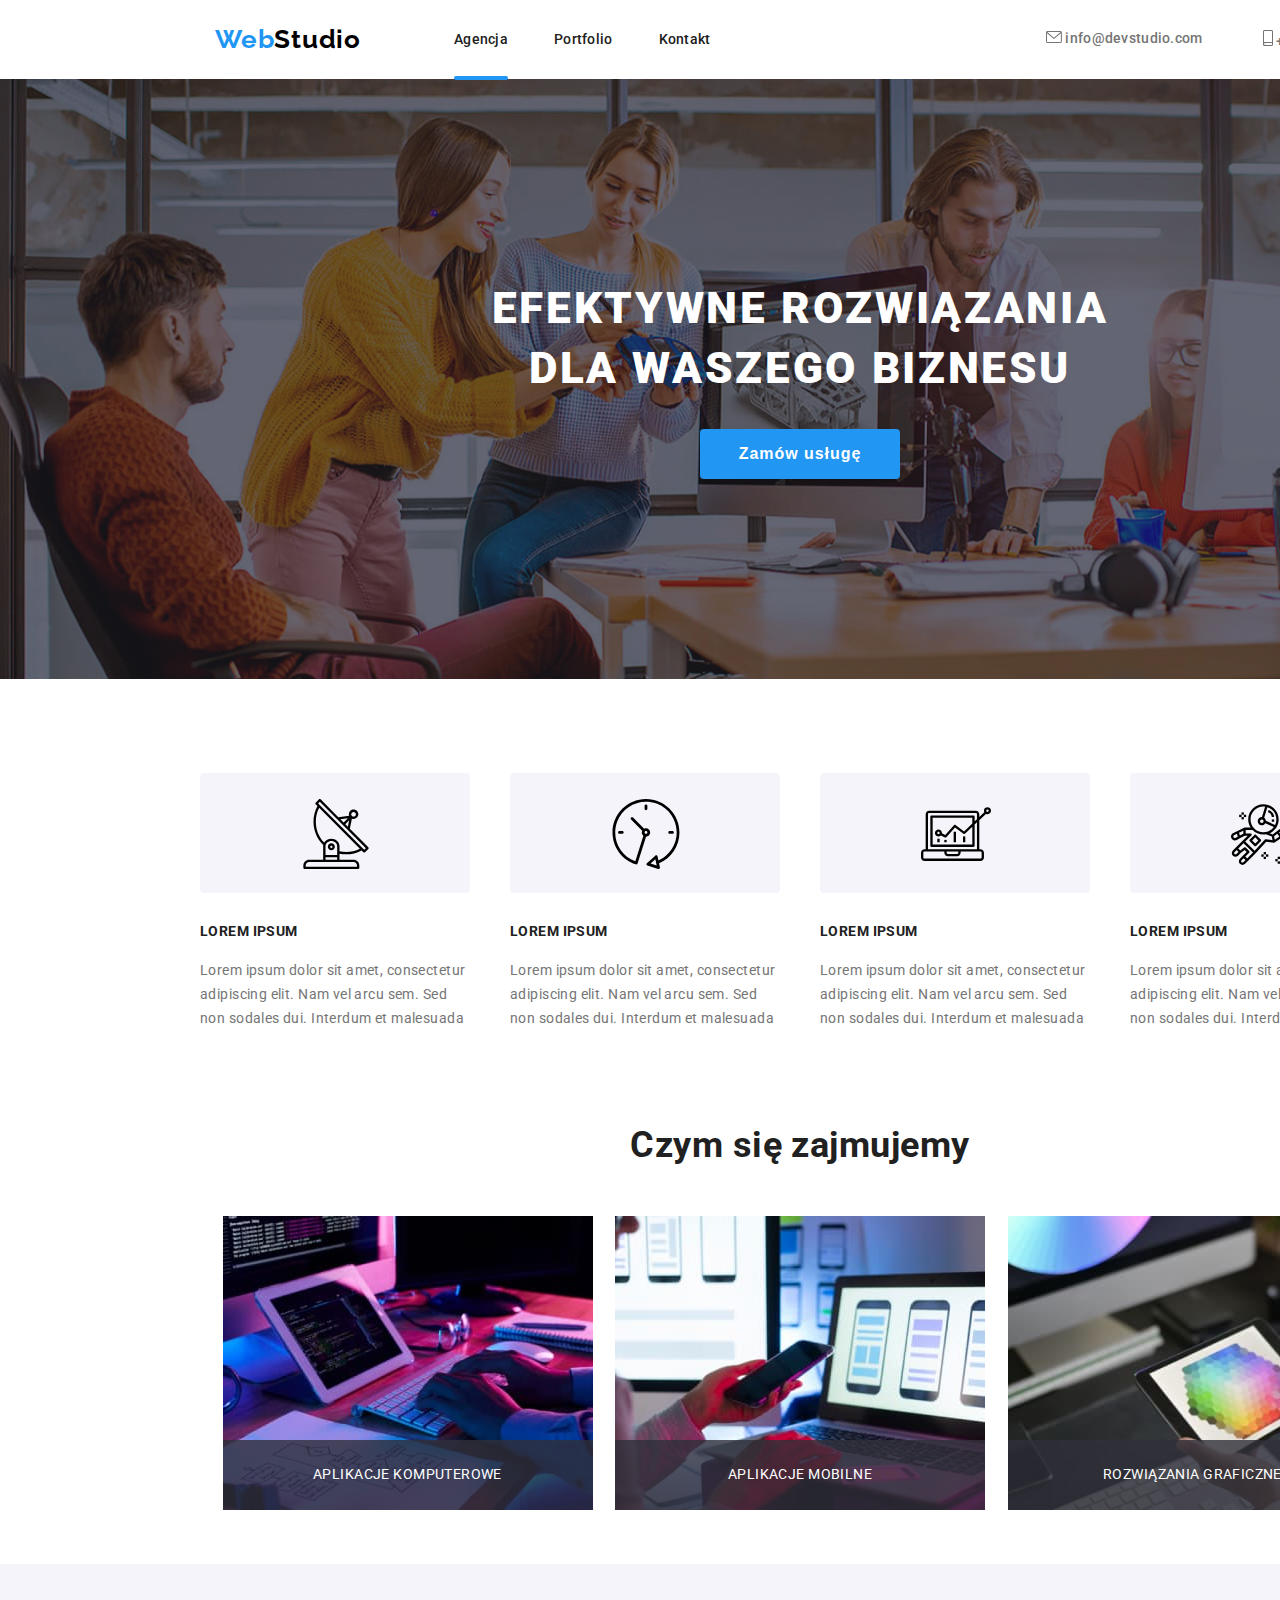
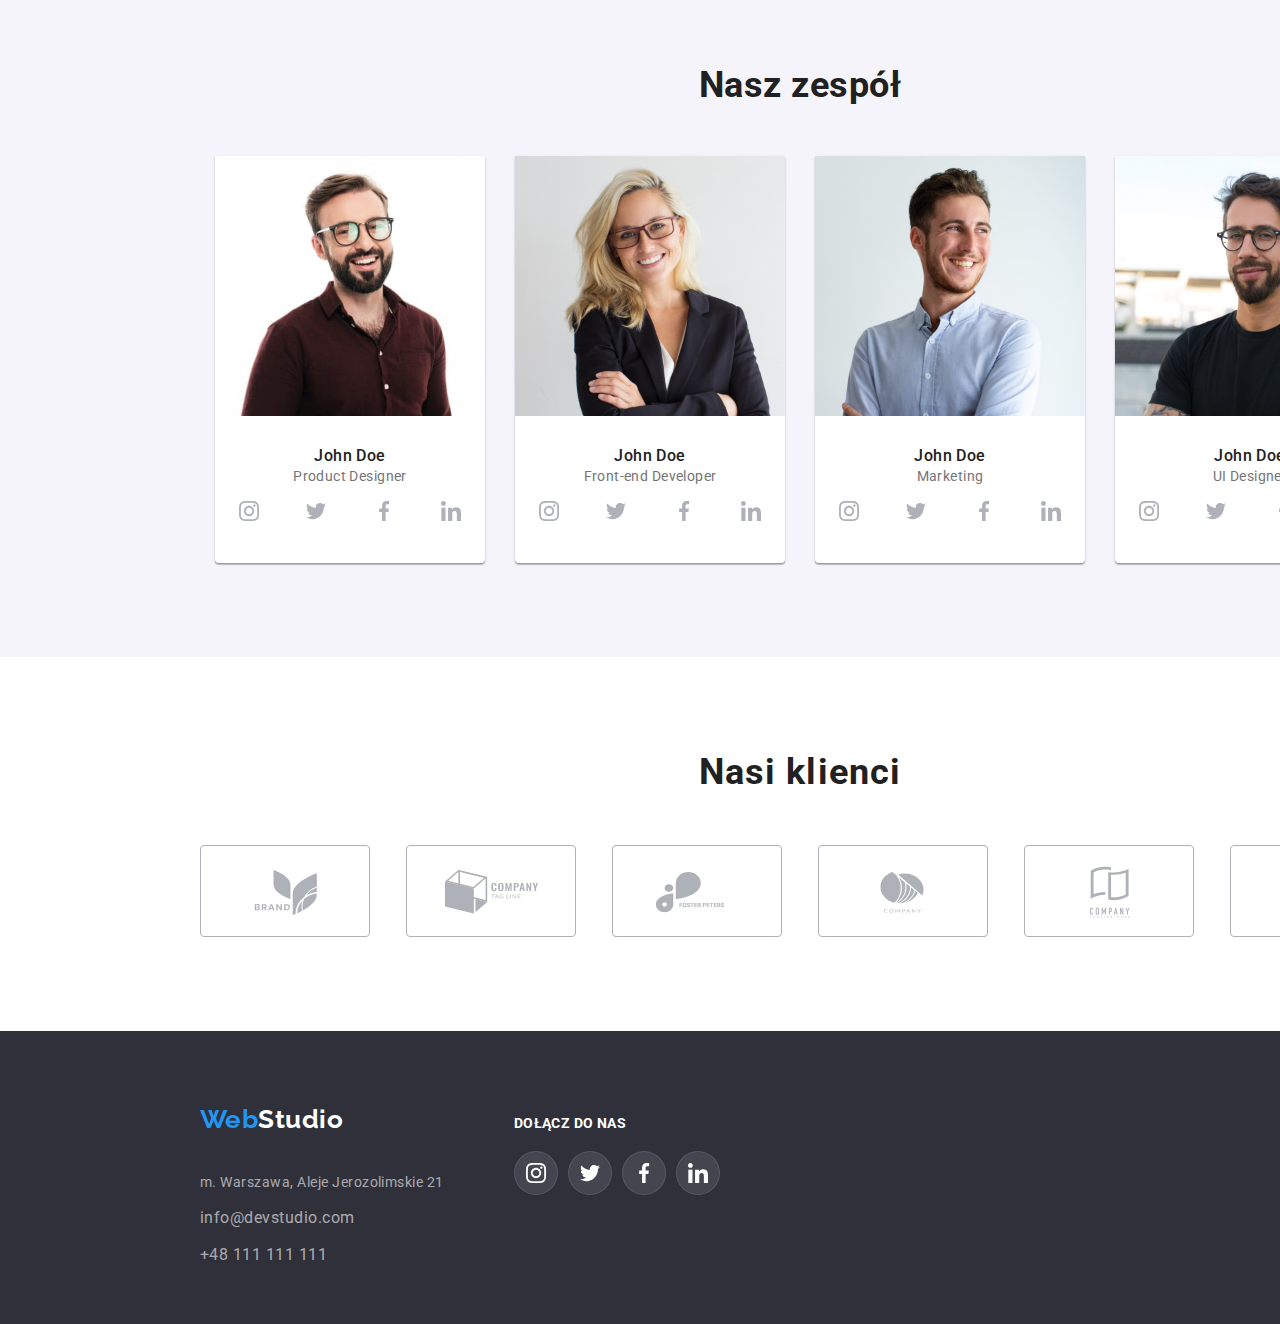
<file: index.html>
<!DOCTYPE html>
<html lang="pl">
  <head>
    <title>Studio</title>
    <link rel="preconnect" href="https://fonts.googleapis.com" />
    <link rel="preconnect" href="https://fonts.gstatic.com" crossorigin />
    <link
      href="https://fonts.googleapis.com/css2?family=Raleway:wght@700&family=Roboto:wght@400;500;700;900&display=swap"
      rel="stylesheet"
    />
    <link
      rel="stylesheet"
      href="https://cdnjs.cloudflare.com/ajax/libs/modern-normalize/2.0.0/modern-normalize.min.css"
      integrity="sha512-4xo8blKMVCiXpTaLzQSLSw3KFOVPWhm/TRtuPVc4WG6kUgjH6J03IBuG7JZPkcWMxJ5huwaBpOpnwYElP/m6wg=="
      crossorigin="anonymous"
      referrerpolicy="no-referrer"
    />
    <link rel="stylesheet" href="css/styles.css" />

    <style>
      body {
        font-family: "Roboto", sans-serif;
        color: #212121;
        background: #ffffff;
      }
    </style>
  </head>

  <body>
    <header>
      <div class="container">
        <nav class="navi">
          <ul class="navi-list-first">
            <li class="webstudio">
              <a class="header-title" href="#">
                <span class="header-title-web">Web</span>Studio</a
              >
            </li>
            <li class="agencja">
              <a class="agencja2 underline" href="#">Agencja</a>
            </li>
            <li class="porfolio"><a href="./portfolio.html">Portfolio</a></li>
            <li class="portfolio-contact"><a href="#">Kontakt</a></li>
          </ul>
          <ul class="navi-list-second">
            <li class="contact-data-mail">
              <a class="link-mail-top" href="mailto:info@devstudio.com">
                <svg class="envelope-smartphone" width="16" height="12">
                  <use href="images/icons.svg#icon-envelope"></use>
                </svg>
                info@devstudio.com
              </a>
            </li>
            <li class="contact-data-phone-number">
              <a class="link-phone-top" href="tel:+48111111111">
                <svg class="envelope-smartphone" width="10" height="16">
                  <use href="images/icons.svg#icon-smartphone"></use>
                </svg>
                +48 111 111 111
              </a>
            </li>
          </ul>
        </nav>
      </div>
    </header>

    <main>
      <section class="header-place">
        <h1 class="header-title-main-page">
          EFEKTYWNE ROZWIĄZANIA DLA WASZEGO BIZNESU
        </h1>
        <button class="button" type="button" data-modal-open>
          Zamów usługę
        </button>
      </section>

      <section class="section-main">
        <div class="container">
          <ul class="paragraph-list">
            <li class="paragraph-item">
              <svg class="paragraph-icon" width="70" height="70">
                <use href="./images/icons.svg#icon-antenna"></use>
              </svg>
            </li>
            <li class="paragraph-item">
              <svg class="paragraph-icon" width="70" height="70">
                <use href="./images/icons.svg#icon-clock"></use>
              </svg>
            </li>
            <li class="paragraph-item">
              <svg class="paragraph-icon" width="70" height="70">
                <use href="./images/icons.svg#icon-diagram"></use>
              </svg>
            </li>
            <li class="paragraph-item">
              <svg class="paragraph-icon" width="70" height="70">
                <use href="./images/icons.svg#icon-astronaut"></use>
              </svg>
            </li>
          </ul>

          <ul class="paragraph-description">
            <li>
              <h3 class="paragraph-title">LOREM IPSUM</h3>
              <p class="paragraph-content">
                Lorem ipsum dolor sit amet, consectetur adipiscing elit. Nam vel
                arcu sem. Sed non sodales dui. Interdum et malesuada
              </p>
            </li>

            <li>
              <h3 class="paragraph-title">LOREM IPSUM</h3>
              <p class="paragraph-content">
                Lorem ipsum dolor sit amet, consectetur adipiscing elit. Nam vel
                arcu sem. Sed non sodales dui. Interdum et malesuada
              </p>
            </li>

            <li>
              <h3 class="paragraph-title">LOREM IPSUM</h3>
              <p class="paragraph-content">
                Lorem ipsum dolor sit amet, consectetur adipiscing elit. Nam vel
                arcu sem. Sed non sodales dui. Interdum et malesuada
              </p>
            </li>

            <li>
              <h3 class="paragraph-title">LOREM IPSUM</h3>
              <p class="paragraph-content">
                Lorem ipsum dolor sit amet, consectetur adipiscing elit. Nam vel
                arcu sem. Sed non sodales dui. Interdum et malesuada
              </p>
            </li>
          </ul>
        </div>
      </section>

      <div class="our-goals">
        <div class="container">
          <h2 class="goals-title">Czym się zajmujemy</h2>
          <ul class="goals-list">
            <li class="goals-item">
              <img
                src="./images/img1.jpg"
                alt="close-up-image-programer-working-his-desk-office_1098-18707"
                width="370"
                height="294"
              />
              <p class="goals-description">Aplikacje komputerowe</p>
            </li>
            <li class="goals-item">
              <img
                src="./images/img2.jpg"
                alt="web-ui-designers-are-developing-application-smartphones-team-creators-is-working-interface-mobile-phones_8119-2713"
                width="370"
                height="294"
              />
              <p class="goals-description">Aplikacje mobilne</p>
            </li>
            <li class="goals-item">
              <img
                src="./images/img3.jpg"
                alt="creative-artist-web-design-with-working-colour-selection-graphic-tablet_35674-1119"
                width="370"
                height="294"
              />
              <p class="goals-description">Rozwiązania graficzne</p>
            </li>
          </ul>
        </div>
      </div>

      <div class="our-team">
        <div class="container">
          <h2 class="section-title">Nasz zespół</h2>
          <ul class="team-list">
            <li class="team-list-photos">
              <figure class="team-members">
                <img
                  class="team-list-photos-item"
                  src="./images/img4.jpg"
                  alt="Uśmiechnięty Product Designer w koszuli bordo"
                  width="270"
                  height="260"
                />
                <figcaption class="team-member-names">John Doe</figcaption>
                <p class="paragraph-content">Product Designer</p>
                <ul class="teamcard-icons-list">
                  <li class="teamcard-icon-item">
                    <svg class="icon-teamcard" width="20" height="20">
                      <use href="images/icons.svg#icon-instagram"></use>
                    </svg>
                  </li>
                  <li class="teamcard-icon-item">
                    <svg class="icon-teamcard" width="20" height="20">
                      <use href="images/icons.svg#icon-twitter"></use>
                    </svg>
                  </li>
                  <li class="teamcard-icon-item">
                    <svg class="icon-teamcard" width="20" height="20">
                      <use href="images/icons.svg#icon-facebook"></use>
                    </svg>
                  </li>
                  <li class="teamcard-icon-item">
                    <svg class="icon-teamcard" width="20" height="20">
                      <use href="images/icons.svg#icon-linkedin"></use>
                    </svg>
                  </li>
                </ul>
              </figure>
            </li>
            <li class="team-list-photos">
              <figure class="team-members">
                <img
                  class="team-list-photos-item"
                  src="./images/img5.jpg"
                  alt="Uśmiechnięta Front-End Developerka w okularach i czarnej marynarce"
                  width="270"
                  height="260"
                />
                <figcaption class="team-member-names">John Doe</figcaption>
                <p class="paragraph-content">Front-end Developer</p>
                <ul class="teamcard-icons-list">
                  <li class="teamcard-icon-item">
                    <svg class="icon-teamcard" width="20" height="20">
                      <use href="images/icons.svg#icon-instagram"></use>
                    </svg>
                  </li>
                  <li class="teamcard-icon-item">
                    <svg class="icon-teamcard" width="20" height="20">
                      <use href="images/icons.svg#icon-twitter"></use>
                    </svg>
                  </li>
                  <li class="teamcard-icon-item">
                    <svg class="icon-teamcard" width="20" height="20">
                      <use href="images/icons.svg#icon-facebook"></use>
                    </svg>
                  </li>
                  <li class="teamcard-icon-item">
                    <svg class="icon-teamcard" width="20" height="20">
                      <use href="images/icons.svg#icon-linkedin"></use>
                    </svg>
                  </li>
                </ul>
              </figure>
            </li>
            <li class="team-list-photos">
              <figure class="team-members">
                <img
                  class="team-list-photos-item"
                  src="./images/img6.jpg"
                  alt="Uśmiechnięty marketer w niebieskiej koszuli"
                  width="270"
                  height="260"
                />
                <figcaption class="team-member-names">John Doe</figcaption>
                <p class="paragraph-content">Marketing</p>
                <ul class="teamcard-icons-list">
                  <li class="teamcard-icon-item">
                    <svg class="icon-teamcard" width="20" height="20">
                      <use href="images/icons.svg#icon-instagram"></use>
                    </svg>
                  </li>
                  <li class="teamcard-icon-item">
                    <svg class="icon-teamcard" width="20" height="20">
                      <use href="images/icons.svg#icon-twitter"></use>
                    </svg>
                  </li>
                  <li class="teamcard-icon-item">
                    <svg class="icon-teamcard" width="20" height="20">
                      <use href="images/icons.svg#icon-facebook"></use>
                    </svg>
                  </li>
                  <li class="teamcard-icon-item">
                    <svg class="icon-teamcard" width="20" height="20">
                      <use href="images/icons.svg#icon-linkedin"></use>
                    </svg>
                  </li>
                </ul>
              </figure>
            </li>
            <li class="team-list-photos">
              <figure class="team-members">
                <img
                  class="team-list-photos-item"
                  src="./images/img7.jpg"
                  alt="Uśmiechnięty UI Designer w czarnym T-shircie"
                  width="270"
                  height="260"
                />
                <figcaption class="team-member-names">John Doe</figcaption>
                <p class="paragraph-content">UI Designer</p>
                <ul class="teamcard-icons-list">
                  <li class="teamcard-icon-item">
                    <svg class="icon-teamcard" width="20" height="20">
                      <use href="images/icons.svg#icon-instagram"></use>
                    </svg>
                  </li>
                  <li class="teamcard-icon-item">
                    <svg class="icon-teamcard" width="20" height="20">
                      <use href="images/icons.svg#icon-twitter"></use>
                    </svg>
                  </li>
                  <li class="teamcard-icon-item">
                    <svg class="icon-teamcard" width="20" height="20">
                      <use href="images/icons.svg#icon-facebook"></use>
                    </svg>
                  </li>
                  <li class="teamcard-icon-item">
                    <svg class="icon-teamcard" width="20" height="20">
                      <use href="images/icons.svg#icon-linkedin"></use>
                    </svg>
                  </li>
                </ul>
              </figure>
            </li>
          </ul>
        </div>
      </div>
    </main>

    <div class="our-clients">
      <div class="container">
        <h2 class="section-title">Nasi klienci</h2>
        <ul class="logos-client-list">
          <li class="client-logo-item">
            <svg class="logo-client" width="106" height="60.04">
              <use href="./images/icons.svg#icon-Logo-1"></use>
            </svg>
          </li>
          <li class="client-logo-item">
            <svg class="logo-client" width="106" height="60.04">
              <use href="./images/icons.svg#icon-Logo-2"></use>
            </svg>
          </li>
          <li class="client-logo-item">
            <svg class="logo-client" width="106" height="60.04">
              <use href="./images/icons.svg#icon-Logo-3"></use>
            </svg>
          </li>
          <li class="client-logo-item">
            <svg class="logo-client" width="106" height="60.04">
              <use href="./images/icons.svg#icon-Logo-4"></use>
            </svg>
          </li>
          <li class="client-logo-item">
            <svg class="logo-client" width="106" height="60.04">
              <use href="./images/icons.svg#icon-Logo-5"></use>
            </svg>
          </li>
          <li class="client-logo-item">
            <svg class="logo-client" width="106" height="60.04">
              <use href="./images/icons.svg#icon-Logo-6"></use>
            </svg>
          </li>
        </ul>
      </div>
    </div>

    <footer class="footer-bottom">
      <div class="container">
        <div class="footer-flex">
          <div class="footer-style">
            <p class="header-title-footer">
              <span class="header-title-web">Web</span>Studio
            </p>
            <address class="address">
              m. Warszawa, Aleje Jerozolimskie 21
            </address>
            <a class="contact-links-mail" href="mailto:info@devstudio.com"
              >info@devstudio.com</a
            >
            <a class="contact-links-phone" href="tel+48111111111"
              >+48 111 111 111</a
            >
          </div>
          <div class="">
            <p class="join-us">Dołącz do nas</p>
            <ul class="footer-icon-list">
              <li class="footer-icon-item">
                <svg class="footer-icon" width="20" height="20">
                  <use href="images/icons.svg#icon-instagram"></use>
                </svg>
              </li>
              <li class="footer-icon-item">
                <svg class="footer-icon" width="20" height="20">
                  <use href="images/icons.svg#icon-twitter"></use>
                </svg>
              </li>
              <li class="footer-icon-item">
                <svg class="footer-icon" width="20" height="20">
                  <use href="images/icons.svg#icon-facebook"></use>
                </svg>
              </li>
              <li class="footer-icon-item">
                <svg class="footer-icon" width="20" height="20">
                  <use href="images/icons.svg#icon-linkedin"></use>
                </svg>
              </li>
            </ul>
          </div>
        </div>
      </div>
    </footer>
    <div class="backdrop is-hidden" data-modal>
      <div class="modal">
        <button class="buton-modal" data-modal-close><b>X</b></button>
      </div>
      <script src="./js/modal.js"></script>
    </div>
  </body>
</html>
</file>
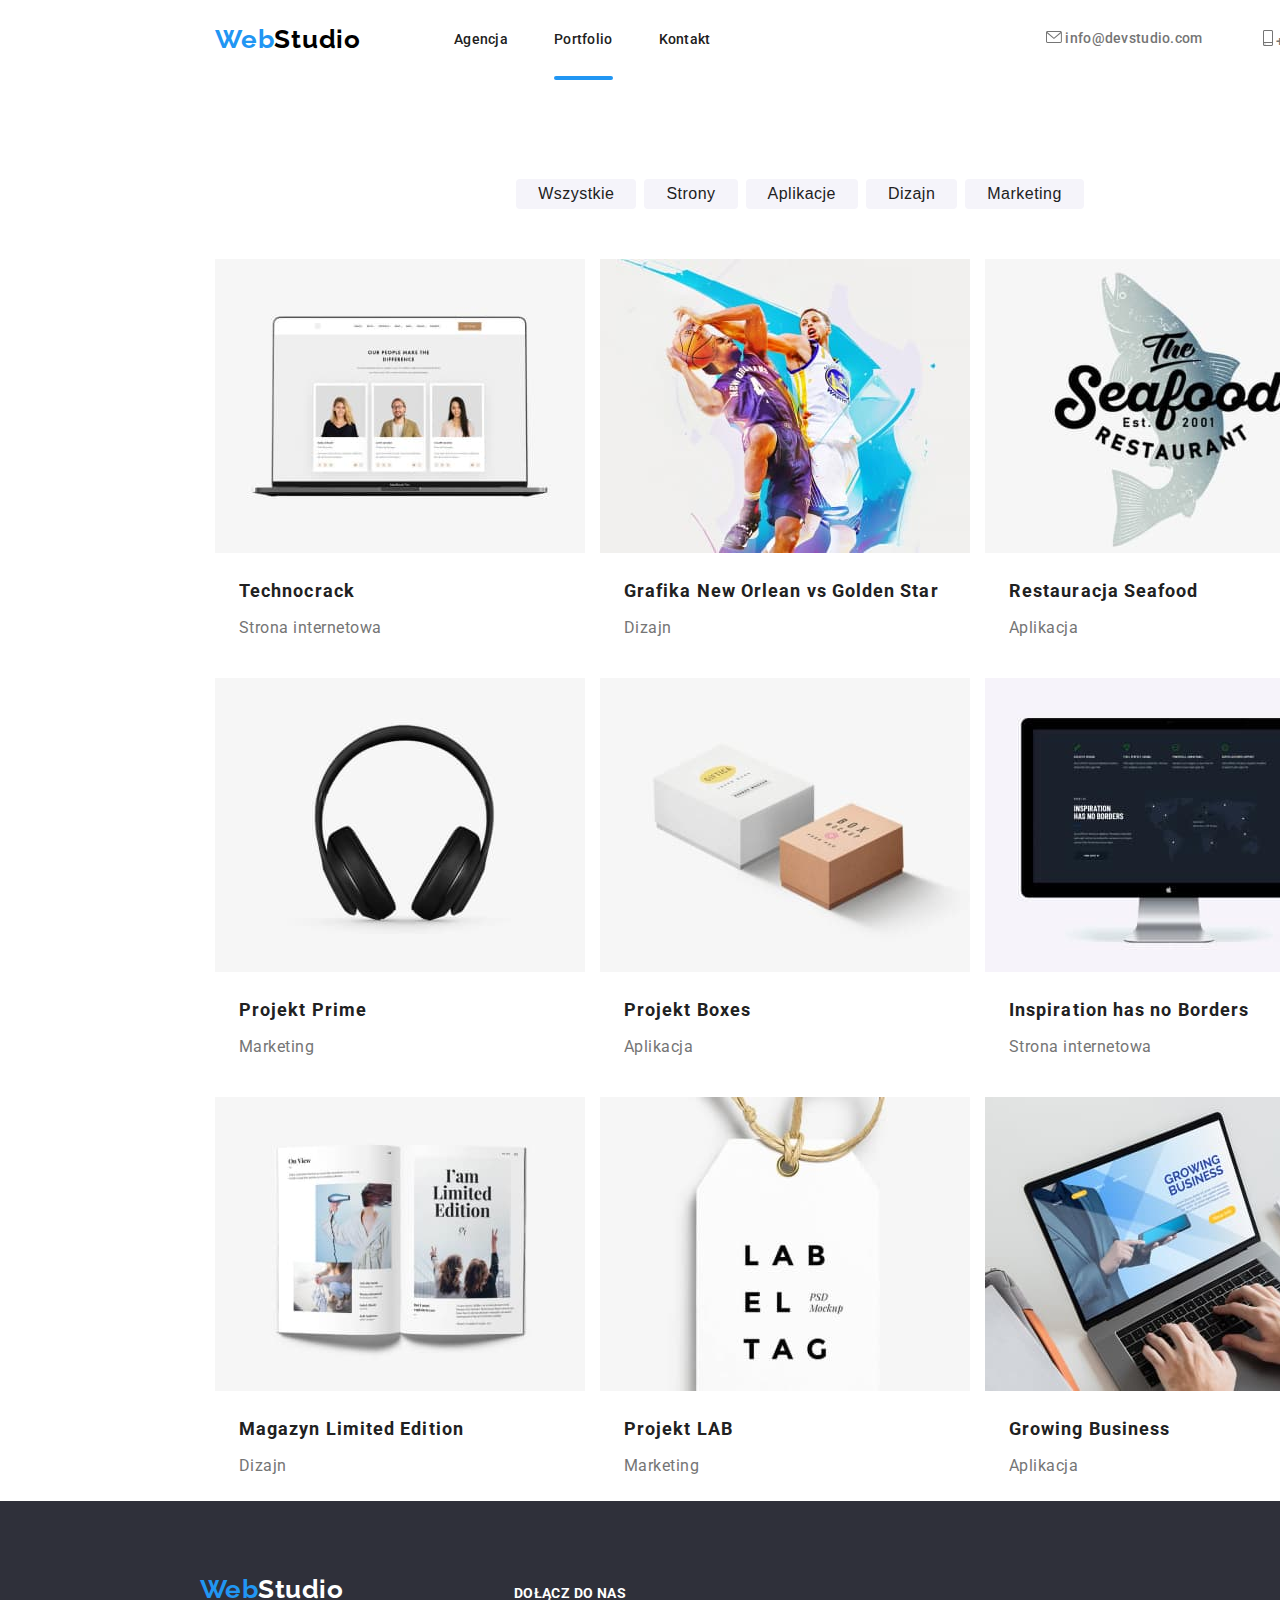
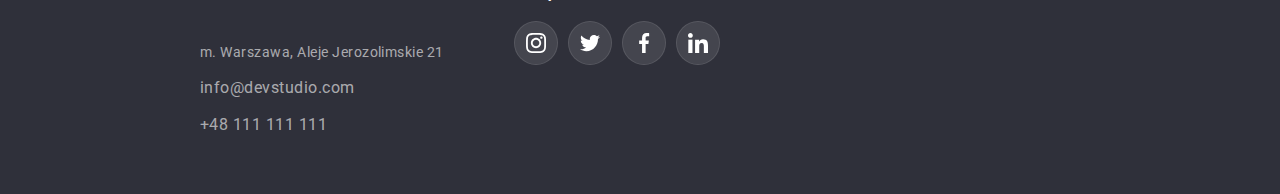
<file: portfolio.html>
<!DOCTYPE html>
<html lang="pl">
  <head>
    <title>Portfolio</title>
    <link rel="preconnect" href="https://fonts.googleapis.com" />
    <link rel="preconnect" href="https://fonts.gstatic.com" crossorigin />
    <link
      href="https://fonts.googleapis.com/css2?family=Raleway:wght@700&family=Roboto:wght@400;500;700;900&display=swap"
      rel="stylesheet"
    />

    <link rel="stylesheet" href="css/styles.css" />
    <link
      rel="stylesheet"
      href="https://cdnjs.cloudflare.com/ajax/libs/modern-normalize/2.0.0/modern-normalize.min.css"
      integrity="sha512-4xo8blKMVCiXpTaLzQSLSw3KFOVPWhm/TRtuPVc4WG6kUgjH6J03IBuG7JZPkcWMxJ5huwaBpOpnwYElP/m6wg=="
      crossorigin="anonymous"
      referrerpolicy="no-referrer"
    />
    <style>
      body {
        font-family: "Roboto", sans-serif;
        color: #212121;
        background-color: #ffffff;
      }
    </style>
  </head>

  <body>
    <header>
      <div class="container">
        <nav class="navi">
          <ul class="navi-list-first">
            <li class="webstudio">
              <a class="header-title" href="./index.html">
                <span class="header-title-web">Web</span>Studio</a
              >
            </li>
            <li class="agencja"><a href="#">Agencja</a></li>
            <li class="porfolio">
              <a class="portfolio2 underline" href="#">Portfolio</a>
            </li>
            <li class="portfolio-contact"><a href="#">Kontakt</a></li>
          </ul>
          <ul class="navi-list-second">
            <li class="contact-data-mail">
              <a class="link-mail-top" href="mailto:info@devstudio.com">
                <svg class="envelope-smartphone" width="16" height="12">
                  <use href="images/icons.svg#icon-envelope"></use>
                </svg>
                info@devstudio.com
              </a>
            </li>
            <li class="contact-data-phone-number">
              <a class="link-phone-top" href="tel:+48111111111">
                <svg class="envelope-smartphone" width="10" height="16">
                  <use href="images/icons.svg#icon-smartphone"></use>
                </svg>
                +48 111 111 111
              </a>
            </li>
          </ul>
        </nav>
      </div>
    </header>

    <main>
      <div class="container">
        <ul class="project-filter-list">
          <li class="types-of-projects-button">
            <button class="button2" type="button">Wszystkie</button>
          </li>
          <li class="types-of-projects-button">
            <button class="button2" type="button">Strony</button>
          </li>
          <li class="types-of-projects-button">
            <button class="button2" type="button">Aplikacje</button>
          </li>
          <li class="types-of-projects-button">
            <button class="button2" type="button">Dizajn</button>
          </li>
          <li class="types-of-projects-button">
            <button class="button2" type="button">Marketing</button>
          </li>
        </ul>

        <div class="container">
          <ul class="types-of-projects">
            <li class="types-of-projects-item">
              <div class="types-of-projects-container">
                <img
                  src="./images/portfolio1.jpg"
                  alt="company portfolio"
                  width="370"
                  height="294"
                />
                <p class="project-description">
                  Technocrack jest popularną platformą wykorzystywaną do
                  rozpowszechniania koronawirusa. Firmy wykorzystują tę
                  platformę do celów szpiegowskich i ataków na niezabezpieczone
                  serwery konkurencji
                </p>
              </div>
              <div class="types-of-projects-picture">
                <p class="project-title">Technocrack</p>
                <p class="project-subtitle">Strona internetowa</p>
              </div>
            </li>
            <li class="types-of-projects-item">
              <div class="types-of-projects-container">
                <img
                  src="./images/porfolio2.jpg"
                  alt="two players playing basketball"
                  width="370"
                  height="294"
                />
                <p class="project-description">
                  Technocrack jest popularną platformą wykorzystywaną do
                  rozpowszechniania koronawirusa. Firmy wykorzystują tę
                  platformę do celów szpiegowskich i ataków na niezabezpieczone
                  serwery konkurencji
                </p>
              </div>
              <div class="types-of-projects-picture">
                <p class="project-title">Grafika New Orlean vs Golden Star</p>
                <p class="project-subtitle">Dizajn</p>
              </div>
            </li>
            <li class="types-of-projects-item">
              <div class="types-of-projects-container">
                <img
                  src="./images/portfolio-1.jpg"
                  alt="restaurant seafood logo"
                  width="370"
                  height="294"
                />
                <p class="project-description">
                  Technocrack jest popularną platformą wykorzystywaną do
                  rozpowszechniania koronawirusa. Firmy wykorzystują tę
                  platformę do celów szpiegowskich i ataków na niezabezpieczone
                  serwery konkurencji
                </p>
              </div>
              <div class="types-of-projects-picture">
                <p class="project-title">Restauracja Seafood</p>
                <p class="project-subtitle">Aplikacja</p>
              </div>
            </li>
            <li class="types-of-projects-item">
              <div class="types-of-projects-container">
                <img
                  src="./images/portfolio-2.jpg"
                  alt="black headphones"
                  width="370"
                  height="294"
                />
                <p class="project-description">
                  Technocrack jest popularną platformą wykorzystywaną do
                  rozpowszechniania koronawirusa. Firmy wykorzystują tę
                  platformę do celów szpiegowskich i ataków na niezabezpieczone
                  serwery konkurencji
                </p>
              </div>
              <div class="types-of-projects-picture">
                <p class="project-title">Projekt Prime</p>
                <p class="project-subtitle">Marketing</p>
              </div>
            </li>
            <li class="types-of-projects-item">
              <div class="types-of-projects-container">
                <img
                  src="./images/portfolio5.jpg"
                  alt="two boxes"
                  width="370"
                  height="294"
                />
                <p class="project-description">
                  Technocrack jest popularną platformą wykorzystywaną do
                  rozpowszechniania koronawirusa. Firmy wykorzystują tę
                  platformę do celów szpiegowskich i ataków na niezabezpieczone
                  serwery konkurencji
                </p>
              </div>
              <div class="types-of-projects-picture">
                <p class="project-title">Projekt Boxes</p>
                <p class="project-subtitle">Aplikacja</p>
              </div>
            </li>
            <li class="types-of-projects-item">
              <div class="types-of-projects-container">
                <img
                  src="./images/111.jpg"
                  alt="screen with world map and some information"
                  width="370"
                  height="294"
                />
                <p class="project-description">
                  Technocrack jest popularną platformą wykorzystywaną do
                  rozpowszechniania koronawirusa. Firmy wykorzystują tę
                  platformę do celów szpiegowskich i ataków na niezabezpieczone
                  serwery konkurencji
                </p>
              </div>
              <div class="types-of-projects-picture">
                <p class="project-title">Inspiration has no Borders</p>
                <p class="project-subtitle">Strona internetowa</p>
              </div>
            </li>
            <li class="types-of-projects-item">
              <div class="types-of-projects-container">
                <img
                  src="./images/portfolio7.jpg"
                  alt="magazine or newspaper with article tittled I'am Limited Edition"
                  width="370"
                  height="294"
                />
                <p class="project-description">
                  Technocrack jest popularną platformą wykorzystywaną do
                  rozpowszechniania koronawirusa. Firmy wykorzystują tę
                  platformę do celów szpiegowskich i ataków na niezabezpieczone
                  serwery konkurencji
                </p>
              </div>
              <div class="types-of-projects-picture">
                <p class="project-title">Magazyn Limited Edition</p>
                <p class="project-subtitle">Dizajn</p>
              </div>
            </li>
            <li class="types-of-projects-item">
              <div class="types-of-projects-container">
                <img
                  src="./images/portfolio8.jpg"
                  alt="label with text labeltag"
                  width="370"
                  height="294"
                />
                <p class="project-description">
                  Technocrack jest popularną platformą wykorzystywaną do
                  rozpowszechniania koronawirusa. Firmy wykorzystują tę
                  platformę do celów szpiegowskich i ataków na niezabezpieczone
                  serwery konkurencji
                </p>
              </div>
              <div class="types-of-projects-picture">
                <p class="project-title">Projekt LAB</p>
                <p class="project-subtitle">Marketing</p>
              </div>
            </li>
            <li class="types-of-projects-item">
              <div class="types-of-projects-container">
                <img
                  src="./images/2910404.jpg"
                  alt="laptop with opened website growing business"
                  width="370"
                  height="294"
                />
                <p class="project-description">
                  Technocrack jest popularną platformą wykorzystywaną do
                  rozpowszechniania koronawirusa. Firmy wykorzystują tę
                  platformę do celów szpiegowskich i ataków na niezabezpieczone
                  serwery konkurencji
                </p>
              </div>
              <div class="types-of-projects-picture">
                <p class="project-title">Growing Business</p>
                <p class="project-subtitle">Aplikacja</p>
              </div>
            </li>
          </ul>
        </div>
      </div>
    </main>
    <footer class="footer-bottom">
      <div class="container">
        <div class="footer-flex">
          <div class="footer-style">
            <p class="header-title-footer">
              <span class="header-title-web">Web</span>Studio
            </p>
            <address class="address">
              m. Warszawa, Aleje Jerozolimskie 21
            </address>
            <a class="contact-links-mail" href="mailto:info@devstudio.com"
              >info@devstudio.com</a
            >
            <a class="contact-links-phone" href="tel+48111111111"
              >+48 111 111 111</a
            >
          </div>
          <div class="">
            <p class="join-us">Dołącz do nas</p>
            <ul class="footer-icon-list">
              <li class="footer-icon-item">
                <svg class="footer-icon" width="20" height="20">
                  <use href="images/icons.svg#icon-instagram"></use>
                </svg>
              </li>
              <li class="footer-icon-item">
                <svg class="footer-icon" width="20" height="20">
                  <use href="images/icons.svg#icon-twitter"></use>
                </svg>
              </li>
              <li class="footer-icon-item">
                <svg class="footer-icon" width="20" height="20">
                  <use href="images/icons.svg#icon-facebook"></use>
                </svg>
              </li>
              <li class="footer-icon-item">
                <svg class="footer-icon" width="20" height="20">
                  <use href="images/icons.svg#icon-linkedin"></use>
                </svg>
              </li>
            </ul>
          </div>
        </div>
      </div>
    </footer>
  </body>
</html>
</file>
<file: css/styles.css>
*,
*::before,
*::after {
  box-sizing: border-box;
}
* {
  margin: 0;
  padding: 0px;
  border: 0px;
}
.container {
  width: 1200px;
  margin: 0 auto;
}
h1,
h2,
h3,
p,
ul,
li {
  margin: 0px;
  padding: 0px;
  border: 0px;
  font-size: 100%;
  font: inherit;
  vertical-align: baseline;
  list-style-type: none;
}

body {
  font-family: "Roboto", sans-serif;
  color: #212121;
  width: 1600px;
  letter-spacing: 0.03em;
}
.icons {
  margin: 25px 100px;
}

img {
  margin: 0;
  border: 0;
  border-bottom: 0px;
  border-top: 0px;
  border-style: none;
}
figure {
  margin: 0;
  border-bottom: 0px;
  border-top: 0px;
  border: none;
  border-width: 0px;
}
figcaption {
  margin: 0;
  border-top: 0px;
  border-style: none;
}
a {
  text-decoration: inherit;
  color: inherit;
}

.section-main {
  padding: 94px 0px 94px 0px;
  background-color: #ffffff;
  margin: 0 auto;
}
section {
  background-color: #ffffff;
}

header {
  background-color: #ffffff;
  margin: 0 auto;
  border-bottom: 1px;
}
.header-title {
  font-family: Raleway;
  font-style: bold;
  font-size: 26px;
  font-weight: 700;
  line-height: 1, 19;
  color: #000000;
  text-decoration: none;
  letter-spacing: 0.03em;
  background-color: #ffffff;
}

.header-title-web {
  color: #2196f3;
}

menu {
  display: flex;
}

menu li {
  list-style-type: none;
  margin: 0 auto;
  display: inline;
}

.contact ul,
li {
  list-style-type: none;
  display: inline;
  background-color: #ffffff;
}
menu,
.contact {
  display: inline;
}
.menu-list a:focus,
.menu-list a:hover,
.menu-list a:active {
  color: #2196f3;
  cursor: pointer;
  text-decoration: none #2196f3;
  background-color: #ffffff;
}

.button:focus,
.button:hover,
.button:active {
  cursor: pointer;
  text-decoration: underline #2196f3;
}
.header-title:focus,
.header-title:hover {
  cursor: pointer;
}

.link-mail-top:focus > .envelope-smartphone,
.link-mail-top:hover > .envelope-smartphone {
  cursor: pointer;
  fill: #2196f3;
}

.link-phone-top:focus > .envelope-smartphone,
.link-phone-top:hover > .envelope-smartphone {
  cursor: pointer;
  fill: #2196f3;
}
.contact-links-mail,
.contact-links-phone {
  color: rgba(255, 255, 255, 0.6);
}
a:hover,
a.focus {
  color: #2196f3;
  text-decoration: none;
}

.menu-list a {
  font-weight: 500;
  font-size: 14px;
  color: #212121;
  text-decoration: none;
  display: inline;
}
nav {
  display: inline;
}
.contact-data-mail {
  font-weight: 500;
  font-size: 14px;
  color: #757575;
  background-color: #ffffff;
  padding-right: 50px;
  display: inline;
}
.contact-data-phone-number {
  font-weight: 500;
  font-size: 14px;
  color: #757575;
  background-color: #ffffff;
  padding-left: 10px;
  display: inline;
}
.envelope-smartphone {
  fill: #757575;
  transition: fill 250ms cubic-bezier(0.4, 0, 0.2, 1);
}

h1 {
  font-size: 44px;
  font-weight: 900;
  color: #ffffff;
  max-width: 692px;
  padding-top: 200px;
  padding-left: 0px;
  padding-right: 0px;
  line-height: 1.36;
  letter-spacing: 0.06em;
  text-align: center;
  text-transform: uppercase;
  margin: 0 auto;
}
.header-place {
  background-color: #2f303a;
  background-image: linear-gradient(
      rgba(47, 48, 58, 0.4),
      rgba(47, 48, 58, 0.4)
    ),
    url(../images/img-background.jpg);
}

.button {
  background-color: #2196f3;
  color: #ffffff;
  font-weight: 700;
  font-size: 16px;
  line-height: 1.875;
  width: 200px;
  padding: 10px 0;
  margin: 30px 700px 200px 700px;
  letter-spacing: 0.06em;
  box-shadow: 0px 4px 4px rgba(0, 0, 0, 0.15);
  border-radius: 4px;
  border: none;
  text-align: center;
  transition: background-color 250ms cubic-bezier(0.4, 0, 0.2, 1),
    color 250ms cubic-bezier(0.4, 0, 0.2, 1);
}
h3 {
  font-size: 14px;
  font-weight: 700;
}
.paragraph-title {
  font-weight: 700;
  font-size: 14px;
  line-height: 1, 14;
  color: #212121;
  text-transform: uppercase;
  background-color: #ffffff;
  letter-spacing: 0.03em;
  margin-top: 0;
  margin-bottom: 10px;
  padding-bottom: 10px;
}
ul {
  list-style-type: none;
}
.team-members {
  background-color: #ffffff;
  margin: 0;
  box-shadow: 0px 1px 3px rgba(0, 0, 0, 0.12), 0px 1px 1px rgba(0, 0, 0, 0.14),
    0px 2px 1px rgba(0, 0, 0, 0.2);
  border-radius: 0px 0px 4px 4px;
  padding-bottom: 30px;
}
.team-member-names {
  margin: 0;
  border-bottom: 0px;
  border-top: 0px;
  border-style: none;
  display: flex;
  justify-content: center;
}
.team-list-photos-item {
  display: block;
  border: 0px;
  border-bottom: 0px;
  border-top: 0px;
  border-width: 0px;
  border-style: none;
  margin: 0;
}

.paragraph-content {
  font-size: 14px;
  line-height: 1.71;
  color: #757575;
  background-color: #ffffff;
  margin: 0 auto;
  letter-spacing: 0.03em;
  margin-top: 0;
  margin-bottom: 0;
  display: flex;
  justify-content: center;
}
.paragraph {
  margin: 0 auto;
}

figcaption {
  font-weight: 500;
  padding: 30px 0px 0px 0px;
  justify-content: center;
}
.goals-title {
  font-weight: 700;
  font-size: 36px;
  line-height: 1, 17;
  color: #212121;
  background-color: #ffffff;
  text-align: center;
  padding-bottom: 50px;
}
.team-member-names {
  font-weight: 500;
  font-size: 16px;
  line-height: 1, 19;
  color: #212121;
  background-color: #ffffff;
}
.teamcard-icons-list {
  list-style: none;
  margin-top: 0;
  margin-bottom: 0;
  padding: 0;
  display: flex;
  justify-content: space-around;
}
.teamcard-icon-item {
  width: 44px;
  height: 44px;
  border: 1px solid transparent;
  border-radius: 50%;
  background-color: transparent;
  cursor: pointer;
  padding-left: 11px;
  padding-top: 11px;
}
.teamcard-icon-item:hover .icon-teamcard,
.teamcard-icon-item:focus .icon-teamcard {
  fill: #ffffff;
}
.icon-teamcard {
  fill: #afb1b8;
}
.teamcard-icon-item:hover,
.teamcard-icon-item:focus {
  border: 1px solid #2196f3;
  background-color: #2196f3;
}
main {
  background: #ffffff;
}
.paragraph {
  left: 0px;
  top: 1449px;
  background-color: #ffffff;
}
.our-goals {
  background-color: #ffffff;
}
.our-clients {
  background-color: #ffffff;
  font-family: Roboto;
  font-size: 36px;
  font-weight: 700;
  letter-spacing: 0.03em;
  text-align: center;
  line-height: 1.2;
  margin-top: 0;
  margin-bottom: 50;
  padding-top: 94px;
}
.logos-client-list {
  list-style: none;
  margin-top: 0;
  margin-bottom: 0;
  padding: 0;
  display: flex;
  gap: 36px;
  padding-bottom: 94px;
}
.client-logo-item {
  width: 170px;
  height: 92px;
  border: 1px solid #afb1b8;
  border-radius: 4px;
  cursor: pointer;
  padding-left: 32px;
  padding-top: 17.71px;
}
.logo-client {
  fill: #afb1b8;
  display: flex;
  justify-content: center;
}
.client-logo-item:hover .logo-client,
.client-logo-item:focus .logo-client {
  fill: #2196f3;
}
.client-logo-item:hover,
.client-logo-item:focus {
  border: 1px solid #2196f3;
}

.logo-client:hover,
.logo-client:focus {
  fill: #2196f3;
}
.our-team {
  background-color: #f5f4fa;
  padding-top: 100px;
  display: flex;
  flex-direction: column;
  padding: 0 auto;
  margin: 0 auto;
}
h2 {
  font-weight: 700;
  font-size: 36px;
  text-align: center;
  padding-bottom: 50px;
}

.paragraph-list {
  display: flex;
  padding-bottom: 94px;
  justify-content: space-around;
  background-color: #ffffff;
  list-style: none;
  margin-top: 0;
  margin-bottom: 30px;
  padding: 0;
  gap: 40px;
}

.paragraph-item {
  width: 270px;
  height: 120px;
  border: 1px solid #f5f4fa;
  border-radius: 4px;
  padding-left: 100px;
  padding-top: 25px;
  background: #f5f4fa;
}
.paragraph-description {
  list-style: none;
  margin-top: 0;
  margin-bottom: 0;
  padding: 0;
  display: flex;
  gap: 40px;
}

.paragraph-list p {
  line-height: 1.71;
  padding-top: 10px;
  font-size: 14px;
  color: #757575;
  width: 270px;
  font-weight: 400;
  letter-spacing: 0.03em;
  background-color: #ffffff;
}
.paragraph-icon:hover {
  fill: #2196f3;
}
.paragraph-icon:focus {
  fill: #2196f3;
}
.paragraph-item:focus {
  border: 1px solid #2196f3;
}
.paragraph-item:hover {
  border: 1px solid #2196f3;
}

.goals-list {
  display: flex;
  background-color: #ffffff;
  justify-content: space-evenly;
  align-items: center;
  padding-bottom: 50px;
}
.goals-item {
  position: relative;
}

.goals-description {
  position: absolute;
  top: 224px;
  margin: 0;
  font-size: 14px;
  line-height: 1.14;
  text-align: center;
  letter-spacing: 0.03em;
  text-transform: uppercase;
  color: #ffffff;
  width: 100%;
  padding-top: 27px;
  height: 70px;
  background-color: rgba(47, 48, 58, 0.8);
}
.header-title-footer {
  font-family: Raleway;
  font-style: bold;
  font-size: 26px;
  font-weight: 700;
  line-height: 1, 19;
  color: #ffffff;
  padding-bottom: 20px;
  padding-top: 60px;
}

footer {
  left: 0px;
  margin: 0 auto;
  background: #2f303a;
  text-decoration: none;
}
.footer-style {
  display: flex;
  flex-direction: column;
  justify-content: flex-start;
  padding: 0;
}

.footer-flex {
  display: flex;
  align-items: baseline;
  gap: 70px;
}

.address {
  font-style: normal;
  font-size: 14px;
  line-height: 1, 71;
  color: rgba(255, 255, 255, 0.6);
  padding-bottom: 9px;
  padding-top: 20px;
}
.contact-links-mail .link:focus,
.link:hover {
  font-style: normal;
  font-size: 14px;
  line-height: 1, 71;
  color: rgba(255, 255, 255, 0.6);
  text-decoration-line: underline;
}
.contact-links-phone .link:focus,
.link:hover {
  font-style: normal;
  font-size: 14px;
  line-height: 1, 71;
  color: rgba(255, 255, 255, 0.6);
  text-decoration: none;
}
.contact-links-mail :not(:first-child) {
  font-size: 14px;
  line-height: 1.7;
  color: rgba(255, 255, 255, 0.6);
}
.contact-links-mail {
  padding-bottom: 9px;
  padding-top: 9px;
}

.contact-links-phone {
  padding-bottom: 60px;
  padding-top: 9px;
}

.contact-links-phone :nth-child(1) {
  color: rgba(255, 255, 255, 0.6);
}
.join-us {
  font-family: Roboto;
  font-style: bold;
  font-weight: 700;
  font-size: 14px;
  line-height: 16px;
  letter-spacing: 0.03em;
  text-transform: uppercase;
  color: #ffffff;
  margin-bottom: 20px;
  margin-top: 12px;
  padding-top: 72px;
  border: 0;
}

.footer-icon-list {
  list-style: none;
  margin-top: 0;
  margin-bottom: 0;
  padding: 0;
  display: flex;
  gap: 10px;
}
.footer-icon-item {
  width: 44px;
  height: 44px;
  border: 1px solid rgba(255, 255, 255, 0.1);
  border-radius: 50%;
  background-color: rgba(255, 255, 255, 0.1);
  cursor: pointer;
  padding-left: 11px;
  padding-top: 11px;
}

.footer-icon-item:hover,
.footer-icon-item:focus {
  border: 1px solid #2196f3;
  background-color: #2196f3;
}
.footer-icon {
  fill: #ffffff;
}
.social-media {
  margin-top: 72px;
  margin-left: 70px;
}

.project-filter-list ul,
.types-of-projects-button li {
  list-style-type: none;
  display: inline;
  cursor: pointer;
}

.types-of-projects-button:focus,
.types-of-projects-button:hover {
  box-shadow: 0px 3px 1px rgba(0, 0, 0, 0.1), 0px 1px 2px rgba(0, 0, 0, 0.08),
    0px 2px 2px rgba(0, 0, 0, 0.12);
}

.project-filter-list {
  padding-top: 100px;
  padding-bottom: 1674px;
  background-color: #ffffff;
}

.project-filter-list {
  display: flex;
  justify-content: center;
  gap: 8px;
  padding-bottom: 50px;
}

.project-title {
  font-style: normal;
  font-weight: 700;
  font-size: 18px;
  line-height: 2;
  color: #212121;
}
.project-subtitle {
  font-style: normal;
  font-size: 16px;
  line-height: 1, 8;
  color: #757575;
}
.project-description {
  margin: 0;
  position: absolute;
  width: 100%;
  height: 100%;
  font-size: 18px;
  line-height: 1.5;
  background-color: rgba(33, 150, 243, 0.9);
  letter-spacing: 0.03em;
  color: #ffffff;
  top: 0;
  left: 0;
  padding-top: 49px;
  padding-left: 24px;
  padding-right: 45px;
  transform: translateY(100%);
  transition: transform 250ms cubic-bezier(0.4, 0, 0.2, 1);
}

.types-of-projects-item:hover .project-description,
.types-of-projects-item:focus .project-description {
  transform: translateY(0);
}

.all-projects {
  font-weight: 500;
  font-style: normal;
  font-size: 16px;
  line-height: 1, 63;
  text-align: center;
  letter-spacing: 0.03em;
  background-color: rgba(33, 150, 243, 1);
  color: rgba(255, 255, 255, 1);
  padding: 6px 22px 6px 22px;
}
.button2 {
  font-weight: 500;
  font-size: 16px;
  font-style: normal;
  line-height: 1, 63;
  letter-spacing: 0.03em;
  background-color: #f5f4fa;
  border-radius: 4px;
  color: #212121;
  width: auto;
  padding: 6px 22px 6px 22px;
}

.button2:focus,
.button2:hover,
.button2:active {
  cursor: pointer;
  background-color: #2196f3;
  color: rgb(236, 238, 240);
  border-radius: 2px;
  text-decoration: underline #2196f3;
}
.button2 .link {
  background-color: #f5f4fa;
  cursor: pointer;
}
.header-style {
  border-bottom-width: 1px;
  border-bottom-style: solid;
  border-bottom-color: #ececec;
}

.navi {
  font-weight: 500;
  font-size: 14px;
  display: flex;
  align-items: center;
  justify-content: space-between;
  padding: 24px 15px 25px;
  letter-spacing: 0.02em;
}
.navi-list-first {
  display: flex;
  align-items: center;
  justify-content: flex-start;
  background-color: #ffffff;
}

.navi-list-second {
  display: flex;
  justify-content: flex-end;
}
.webstudio {
  background-color: #ffffff;
}
.agencja {
  padding-left: 93px;
  background-color: #ffffff;
  transition: color 250ms cubic-bezier(0.4, 0, 0.2, 1);
}

.underline {
  position: relative;
}
.underline::after {
  position: absolute;
  content: "";
  top: 45px;
  left: 0;
  width: 100%;
  height: 4px;
  border-radius: 4px;
  background-color: rgba(33, 150, 243, 1);
}
.porfolio {
  padding-left: 46px;
  background-color: #ffffff;
}
.portfolio-contact {
  padding-left: 46px;
  background-color: #ffffff;
}

.team-list {
  display: flex;
  flex-direction: row;
  justify-content: space-around;
  background-color: #f5f4fa;
}
.team-list-photos {
  display: flex;
  flex-direction: row;
  justify-content: space-around;
  background-color: #f5f4fa;
  padding-bottom: 94px;
  border-radius: 0px 0px 4px 4px;
  margin: 0;
  border-bottom: 0px;
  border-width: 0px;
  border-top: 0px;
}

.types-of-projects {
  display: flex;
  flex-wrap: wrap;
  gap: 15px;
  padding: 0 15px;
  background-color: #ffffff;
  list-style: none;
  margin-top: 0;
  margin-bottom: 0;
}
.types-of-projects-picture {
  border: 0px 1px 1px 1px solid #eeeeee;
}
.types-of-projects-item {
  margin: 0;
  cursor: pointer;
  transition: box-shadow 250ms cubic-bezier(0.4, 0, 0.2, 1);
}
.types-of-projects-item:hover,
.types-of-projects-item:focus {
  box-shadow: 0px 1px 1px rgba(0, 0, 0, 0.12), 0px 4px 4px rgba(0, 0, 0, 0.06),
    1px 4px 6px rgba(0, 0, 0, 0.16);
}

.project-title {
  font-weight: 700;
  letter-spacing: 0.06em;
  padding: 20px 0 4px 24px;
  line-height: 2em;
}
.project-subtitle {
  line-height: 1.875em;
  padding: 0 0 20px 24px;
  color: #757575;
}

.types-of-projects img {
  display: block;
}
.team-list-photos-item img {
  border-bottom-width: 0px;
  border-style: none;
  border-bottom: 0px;
}
.types-of-projects-container {
  width: 370;
  height: 294;
  position: relative;
  overflow: hidden;
}
.backdrop {
  position: fixed;
  top: 0;
  left: 0;
  right: 0;
  bottom: 0;
  background-color: rgba(0, 0, 0, 0.2);
  cursor: not-allowed;
  display: flex;
  visibility: visible;
  opacity: 1;
  transform: scale(1);
  transition-property: visibility, opacity, transform;
  transition-duration: 250ms;
  transition-timing-function: cubic-bezier(0.4, 0, 0.2, 1);
}
.is-hidden {
  visibility: hidden;
  opacity: 0;
  pointer-events: none;
  transform: scale(0);
}
.modal {
  width: 528px;
  height: 581px;
  background-color: #ffffff;
  text-align: right;
  cursor: auto;
  margin: auto;
}
.buton-modal {
  border-radius: 50%;
  width: 30px;
  height: 30px;
  border: 1px solid rgba(0, 0, 0, 0.1);
  background-color: #ffffff;
  cursor: pointer;
}
</file>
